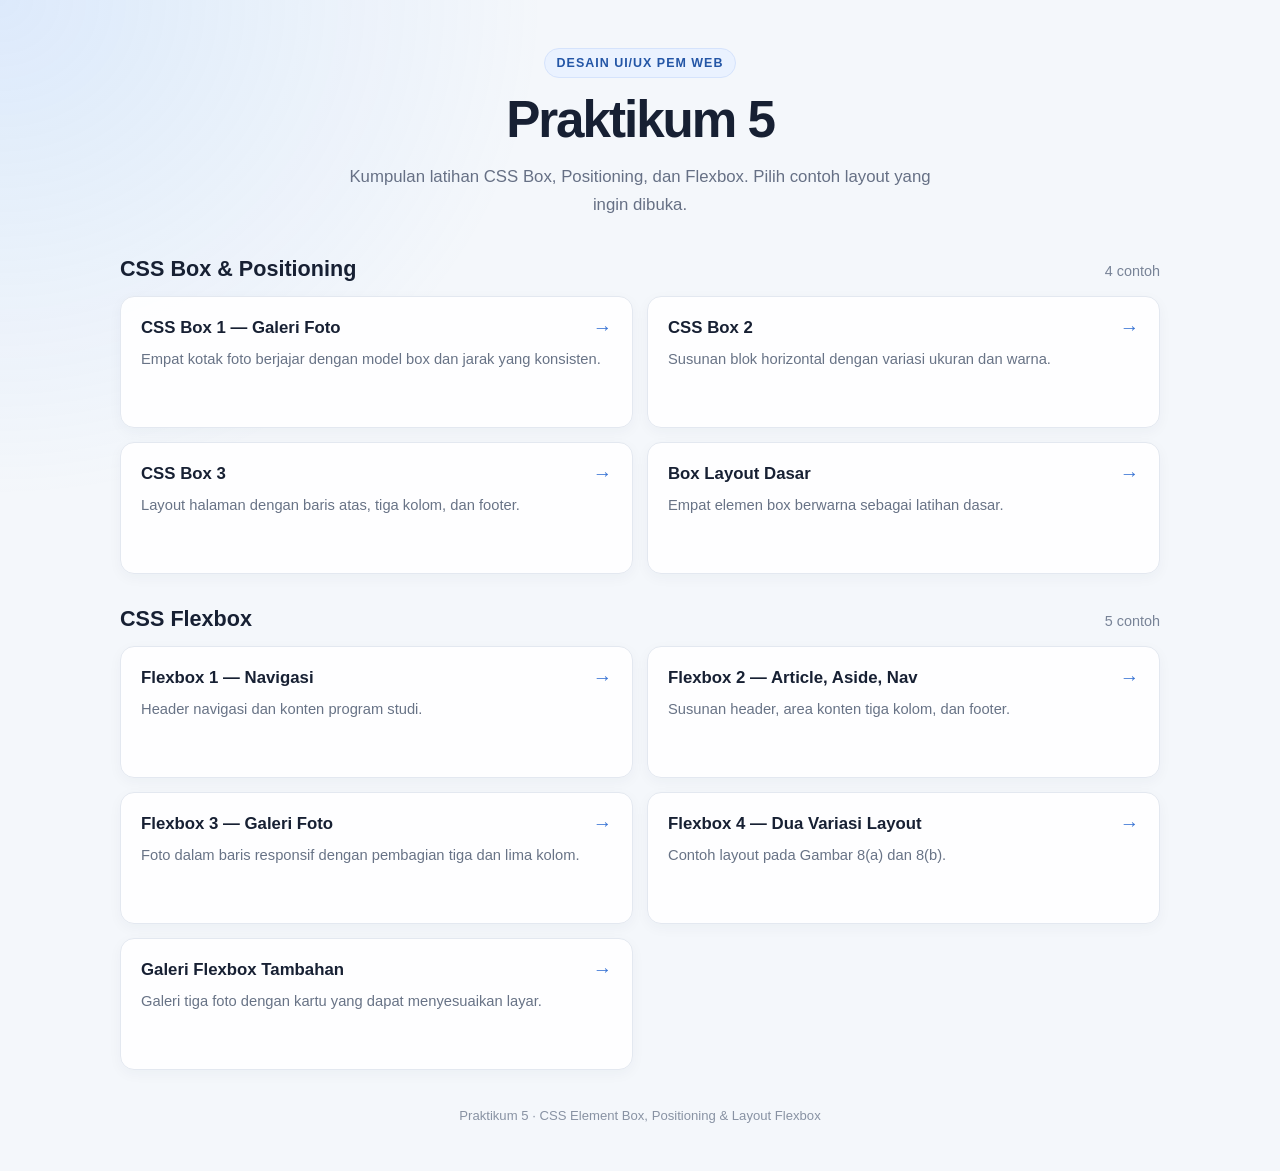
<file: index.html>
<!DOCTYPE html>
<html lang="id">
<head>
  <meta charset="UTF-8">
  <meta name="viewport" content="width=device-width, initial-scale=1.0">
  <meta name="theme-color" content="#f4f7fb">
  <title>Praktikum 5 | CSS Box dan Flexbox</title>
  <style>
    :root {
      color-scheme: light;
      font-family: Arial, Helvetica, sans-serif;
      color: #172033;
      background: #f4f7fb;
    }

    * {
      box-sizing: border-box;
    }

    body {
      min-width: 320px;
      min-height: 100vh;
      margin: 0;
      padding: 48px 20px;
      background:
        radial-gradient(ellipse at top left, rgba(96, 165, 250, 0.16), transparent 34rem),
        #f4f7fb;
    }

    main {
      width: min(100%, 1040px);
      margin: 0 auto;
    }

    .intro {
      margin-bottom: 38px;
      text-align: center;
    }

    .eyebrow {
      display: inline-block;
      margin-bottom: 12px;
      padding: 7px 12px;
      border: 1px solid #d5e3fc;
      border-radius: 999px;
      background: #eaf2ff;
      color: #2456a6;
      font-size: 0.78rem;
      font-weight: 700;
      letter-spacing: 0.08em;
      text-transform: uppercase;
    }

    h1 {
      margin: 0;
      font-size: clamp(2rem, 5vw, 3.2rem);
      letter-spacing: -0.04em;
    }

    .intro p {
      max-width: 620px;
      margin: 14px auto 0;
      color: #667085;
      font-size: 1.05rem;
      line-height: 1.65;
    }

    .section {
      margin-top: 32px;
    }

    .section-heading {
      display: flex;
      align-items: baseline;
      justify-content: space-between;
      gap: 16px;
      margin-bottom: 14px;
    }

    .section-heading h2 {
      margin: 0;
      font-size: 1.35rem;
    }

    .section-heading span {
      color: #788397;
      font-size: 0.9rem;
    }

    .grid {
      display: grid;
      grid-template-columns: repeat(2, minmax(0, 1fr));
      gap: 14px;
    }

    .card {
      display: flex;
      min-height: 132px;
      flex-direction: column;
      align-items: flex-start;
      padding: 20px;
      border: 1px solid #e3e8f0;
      border-radius: 14px;
      background: rgba(255, 255, 255, 0.92);
      color: inherit;
      text-decoration: none;
      box-shadow: 0 4px 14px rgba(31, 48, 77, 0.04);
      transition: border-color 160ms ease, box-shadow 160ms ease, transform 160ms ease;
    }

    .card:hover {
      transform: translateY(-2px);
      border-color: #b8cdf2;
      box-shadow: 0 10px 24px rgba(31, 48, 77, 0.1);
    }

    .card:focus-visible {
      outline: 3px solid #80aef8;
      outline-offset: 3px;
    }

    .card-title {
      display: flex;
      width: 100%;
      align-items: center;
      justify-content: space-between;
      gap: 12px;
      margin-bottom: 9px;
      font-size: 1.05rem;
      font-weight: 700;
    }

    .arrow {
      color: #3974d4;
      font-size: 1.2rem;
    }

    .card p {
      margin: 0;
      color: #687386;
      font-size: 0.92rem;
      line-height: 1.5;
    }

    footer {
      margin-top: 38px;
      color: #8892a3;
      font-size: 0.82rem;
      text-align: center;
    }

    @media (max-width: 640px) {
      body {
        padding: 32px 16px;
      }

      .grid {
        grid-template-columns: 1fr;
      }

      .card {
        min-height: 112px;
      }
    }
  </style>
</head>
<body>
  <main>
    <header class="intro">
      <span class="eyebrow">Desain UI/UX Pem Web</span>
      <h1>Praktikum 5</h1>
      <p>Kumpulan latihan CSS Box, Positioning, dan Flexbox. Pilih contoh layout yang ingin dibuka.</p>
    </header>

    <section class="section" aria-labelledby="box-heading">
      <div class="section-heading">
        <h2 id="box-heading">CSS Box &amp; Positioning</h2>
        <span>4 contoh</span>
      </div>
      <div class="grid">
        <a class="card" href="cssbox1.html">
          <span class="card-title">CSS Box 1 — Galeri Foto <span class="arrow" aria-hidden="true">→</span></span>
          <p>Empat kotak foto berjajar dengan model box dan jarak yang konsisten.</p>
        </a>
        <a class="card" href="cssbox2.html">
          <span class="card-title">CSS Box 2 <span class="arrow" aria-hidden="true">→</span></span>
          <p>Susunan blok horizontal dengan variasi ukuran dan warna.</p>
        </a>
        <a class="card" href="cssbox3.html">
          <span class="card-title">CSS Box 3 <span class="arrow" aria-hidden="true">→</span></span>
          <p>Layout halaman dengan baris atas, tiga kolom, dan footer.</p>
        </a>
        <a class="card" href="praktikum5.1.html">
          <span class="card-title">Box Layout Dasar <span class="arrow" aria-hidden="true">→</span></span>
          <p>Empat elemen box berwarna sebagai latihan dasar.</p>
        </a>
      </div>
    </section>

    <section class="section" aria-labelledby="flex-heading">
      <div class="section-heading">
        <h2 id="flex-heading">CSS Flexbox</h2>
        <span>5 contoh</span>
      </div>
      <div class="grid">
        <a class="card" href="flexbox1.html">
          <span class="card-title">Flexbox 1 — Navigasi <span class="arrow" aria-hidden="true">→</span></span>
          <p>Header navigasi dan konten program studi.</p>
        </a>
        <a class="card" href="flexbox2.html">
          <span class="card-title">Flexbox 2 — Article, Aside, Nav <span class="arrow" aria-hidden="true">→</span></span>
          <p>Susunan header, area konten tiga kolom, dan footer.</p>
        </a>
        <a class="card" href="flexbox3.html">
          <span class="card-title">Flexbox 3 — Galeri Foto <span class="arrow" aria-hidden="true">→</span></span>
          <p>Foto dalam baris responsif dengan pembagian tiga dan lima kolom.</p>
        </a>
        <a class="card" href="flexbox4.html">
          <span class="card-title">Flexbox 4 — Dua Variasi Layout <span class="arrow" aria-hidden="true">→</span></span>
          <p>Contoh layout pada Gambar 8(a) dan 8(b).</p>
        </a>
        <a class="card" href="flex.html">
          <span class="card-title">Galeri Flexbox Tambahan <span class="arrow" aria-hidden="true">→</span></span>
          <p>Galeri tiga foto dengan kartu yang dapat menyesuaikan layar.</p>
        </a>
      </div>
    </section>

    <footer>Praktikum 5 · CSS Element Box, Positioning &amp; Layout Flexbox</footer>
  </main>
</body>
</html>
</file>
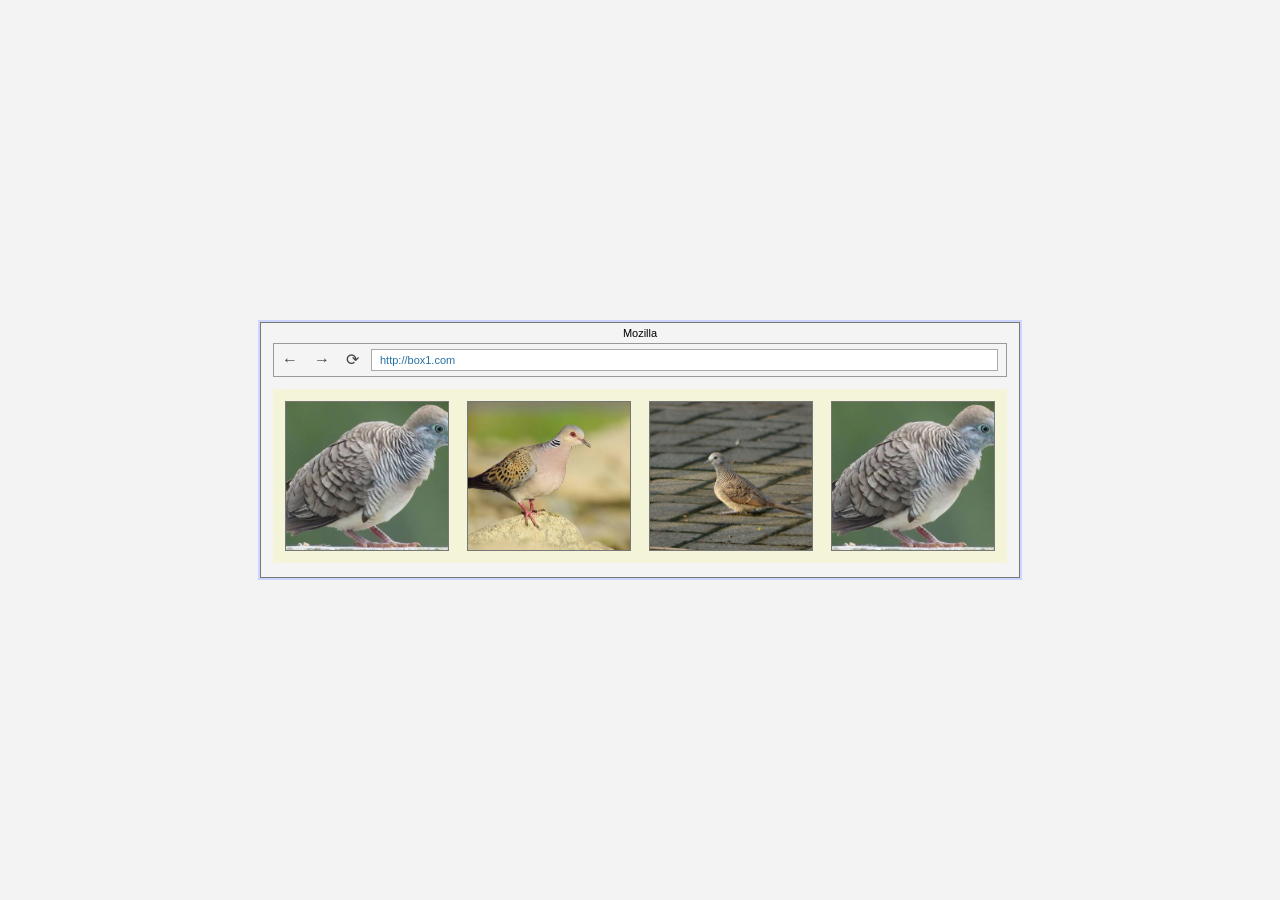
<file: cssbox1.html>
<!DOCTYPE html>
<html lang="id">
<head>
  <meta charset="UTF-8">
  <meta name="viewport" content="width=device-width, initial-scale=1.0">
  <title>CSS Box 1 - Galeri Foto</title>
  <link rel="stylesheet" href="cssbox1.css">
</head>
<body>
  <main class="browser">
    <div class="browser-title">Mozilla</div>
    <div class="browser-toolbar">
      <span class="browser-controls" aria-hidden="true">←　→　⟳</span>
      <span class="address">http://box1.com</span>
    </div>
    <section class="photo-row" aria-label="Galeri foto burung">
      <figure><img src="images/images1.jpg" alt="Sepasang burung perkutut"></figure>
      <figure><img src="images/images2.jpg" alt="Burung perkutut di atas batu"></figure>
      <figure><img src="images/images3.jpg" alt="Burung perkutut di jalan berbatu"></figure>
      <figure><img src="images/images1.jpg" alt="Sepasang burung perkutut di alam"></figure>
    </section>
  </main>
</body>
</html>
</file>
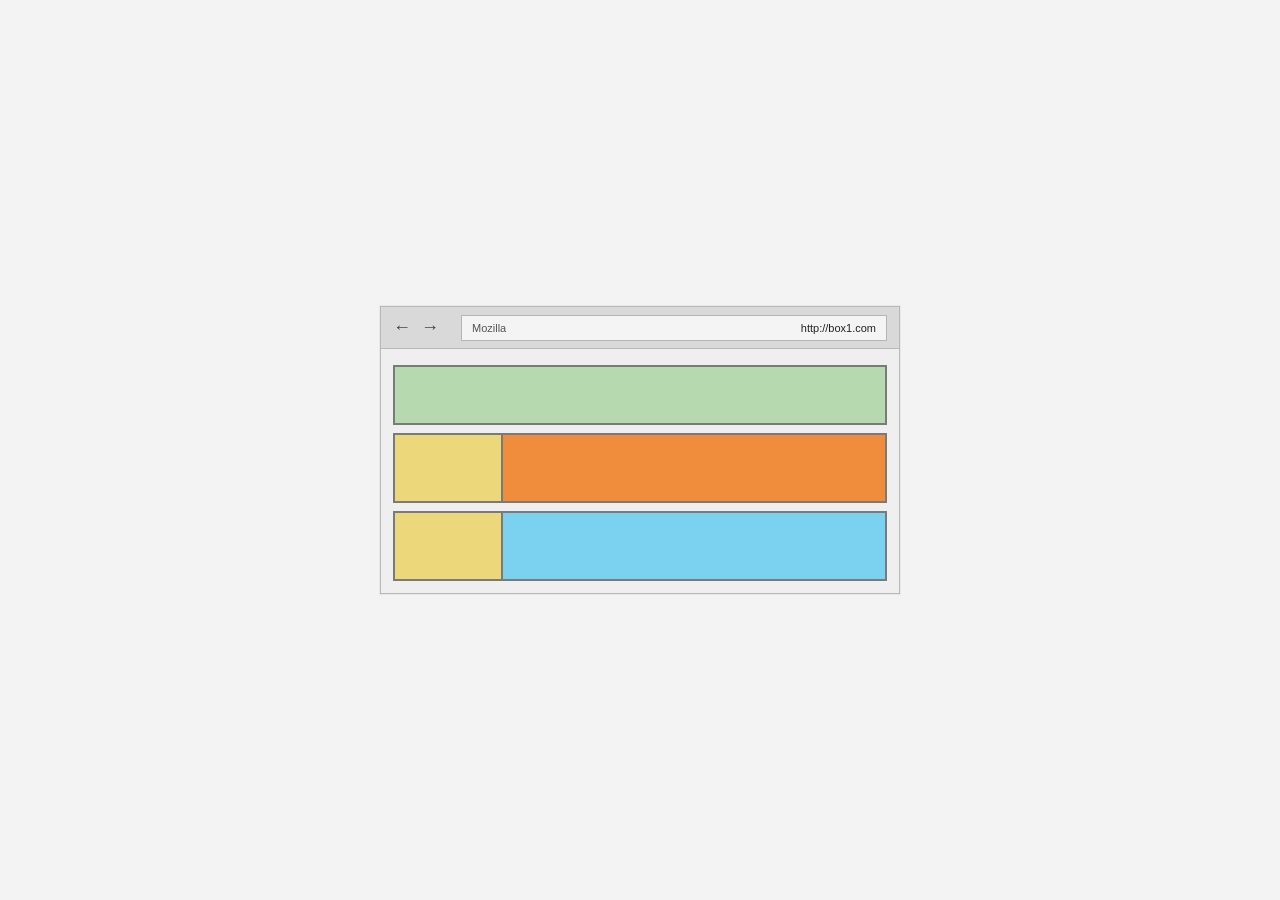
<file: cssbox2.html>
<!DOCTYPE html>
<html lang="en">
<head>
  <meta charset="UTF-8" />
  <meta name="viewport" content="width=device-width, initial-scale=1.0" />
  <title>CSS Box 2</title>
  <link rel="stylesheet" href="cssbox2.css" />
</head>
<body>
  <div class="page">
    <div class="browser">
      <div class="toolbar">
        <div class="nav-btns">
          <span>←</span>
          <span>→</span>
        </div>
        <div class="address-bar">
          <span class="site-name">Mozilla</span>
          <span class="site-url">http://box1.com</span>
        </div>
      </div>

      <div class="canvas">
        <div class="row full-row">
          <div class="block green"></div>
        </div>

        <div class="row split-row">
          <div class="block yellow"></div>
          <div class="block orange"></div>
        </div>

        <div class="row split-row">
          <div class="block sky"></div>
          <div class="block cyan"></div>
        </div>
      </div>
    </div>
  </div>
</body>
</html>
</file>
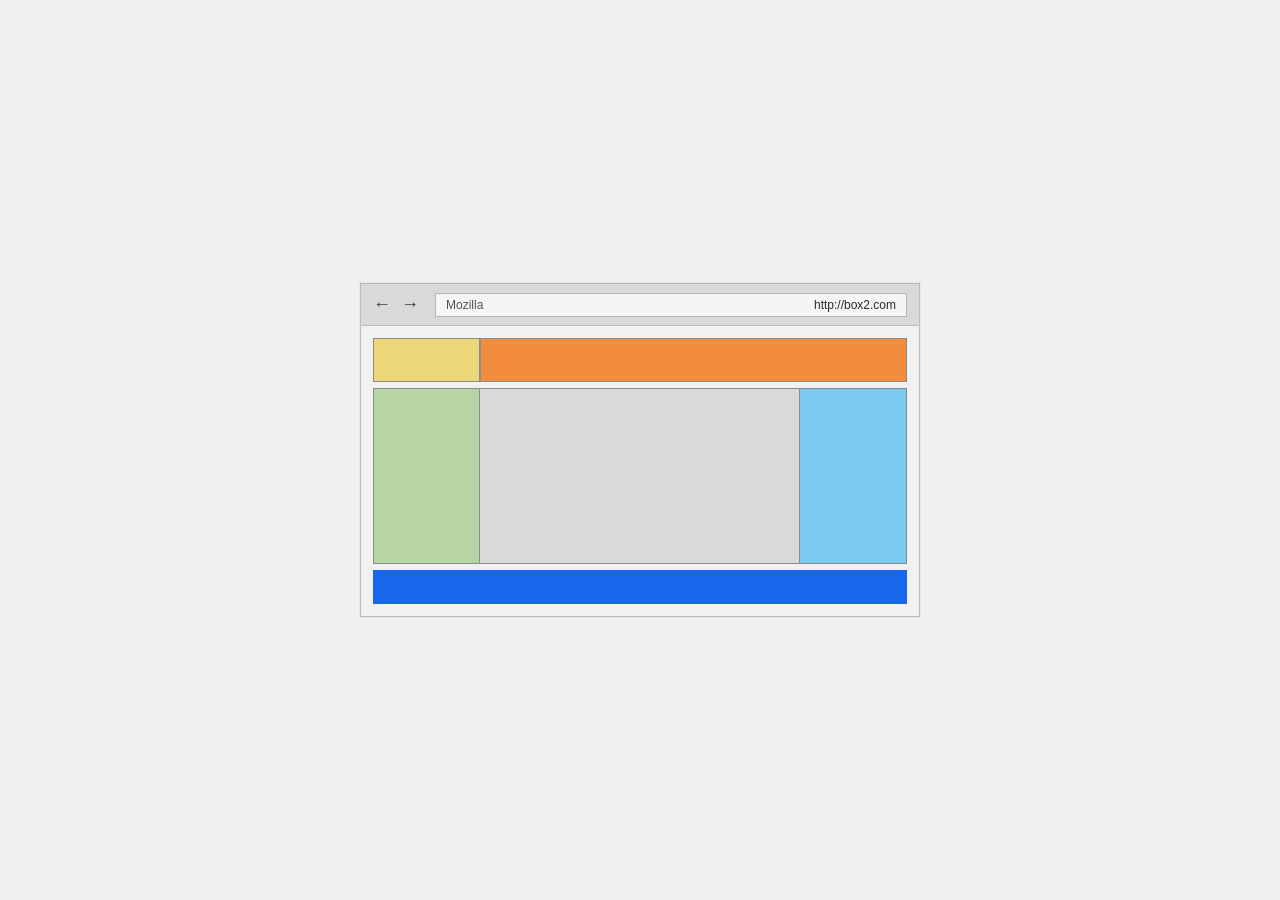
<file: cssbox3.html>
<!DOCTYPE html>
<html lang="en">
<head>
  <meta charset="UTF-8" />
  <meta name="viewport" content="width=device-width, initial-scale=1.0" />
  <title>CSS Box 3</title>
  <link rel="stylesheet" href="cssbox3.css" />
</head>
<body>
  <div class="page">
    <div class="browser">
      <div class="toolbar">
        <div class="nav-group">
          <span>←</span>
          <span>→</span>
        </div>
        <div class="address-bar">
          <span class="label">Mozilla</span>
          <span class="url">http://box2.com</span>
        </div>
      </div>

      <div class="layout">
        <div class="top-row">
          <div class="small yellow"></div>
          <div class="big orange"></div>
        </div>

        <div class="bottom-row">
          <div class="left green"></div>
          <div class="center gray"></div>
          <div class="right blue"></div>
        </div>
        <div class="footer-row"></div>
      </div>
    </div>
  </div>
</body>
</html>
</file>
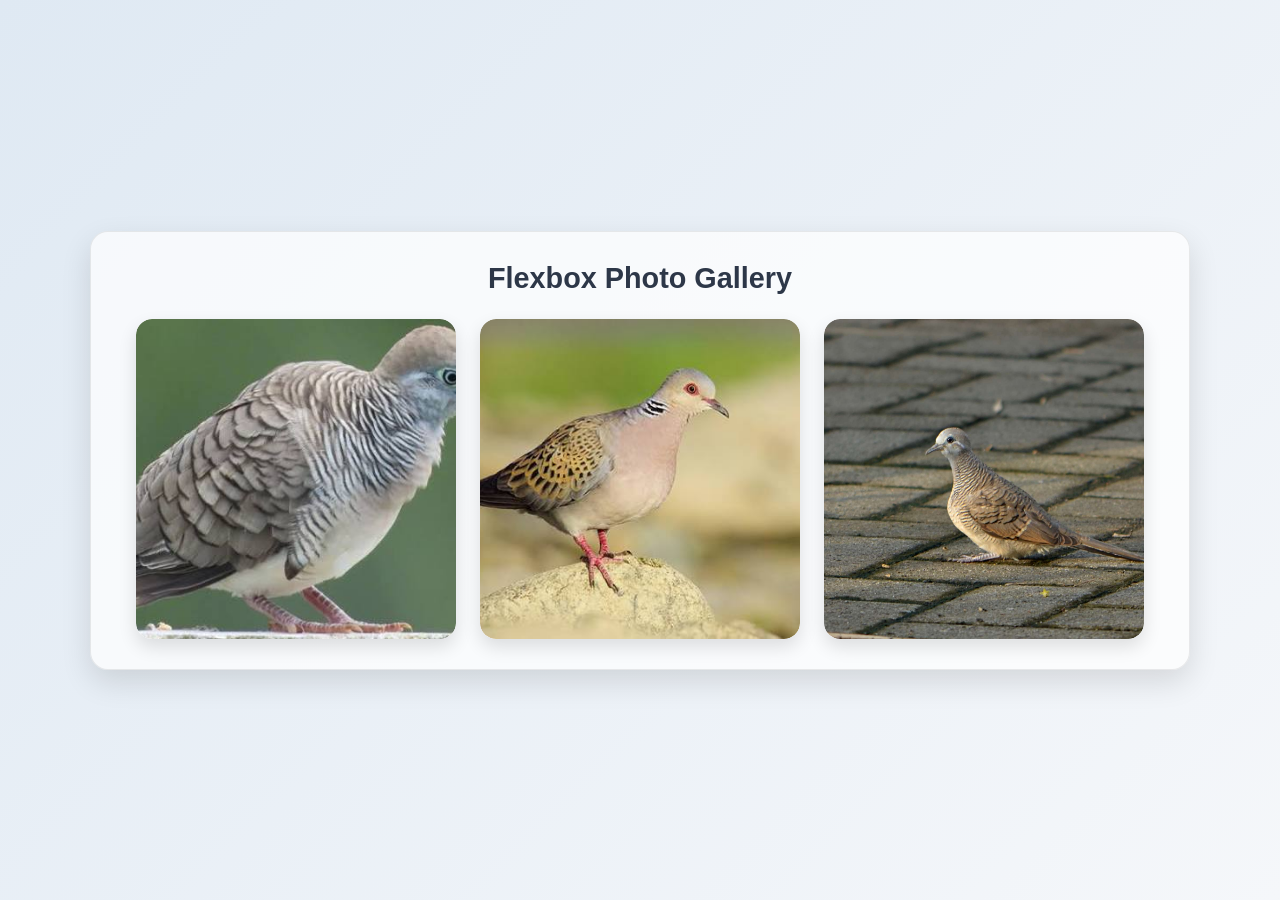
<file: flex.html>
<!DOCTYPE html>
<html lang="en">
<head>
    <meta charset="UTF-8">
    <meta name="viewport" content="width=device-width, initial-scale=1.0">
    <title>Flexbox Gallery</title>
    <link rel="stylesheet" href="flex.css">
</head>
<body>
    <main class="gallery-wrap">
        <h1>Flexbox Photo Gallery</h1>
        <div class="container">
            <div class="card">
                <img src="images/images1.jpg" alt="Burung merpati 1">
            </div>
            <div class="card">
                <img src="images/images2.jpg" alt="Burung merpati 2">
            </div>
            <div class="card">
                <img src="images/images3.jpg" alt="Burung merpati 3">
            </div>
        </div>
    </main>
</body>
</html>
</file>
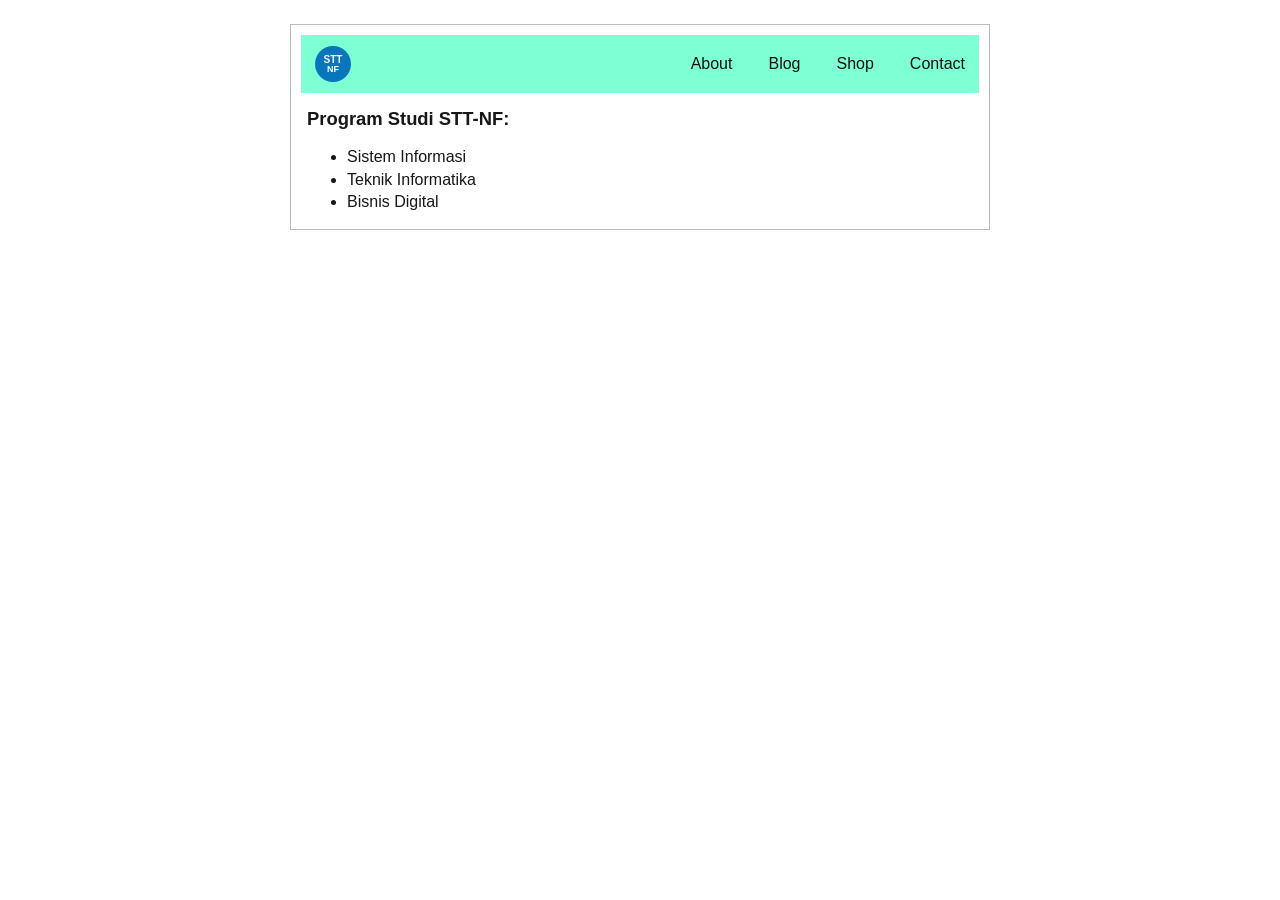
<file: flexbox1.html>
<!DOCTYPE html>
<html lang="id">
<head>
  <meta charset="UTF-8">
  <meta name="viewport" content="width=device-width, initial-scale=1.0">
  <title>Flexbox 1 - Navigasi</title>
  <link rel="stylesheet" href="flexbox1.css">
</head>
<body>
  <main class="page">
    <header class="site-header">
      <a class="brand" href="index.html" aria-label="Beranda STT-NF">STT<br><span>NF</span></a>
      <nav aria-label="Navigasi utama">
        <a href="#about">About</a>
        <a href="#blog">Blog</a>
        <a href="#shop">Shop</a>
        <a href="#contact">Contact</a>
      </nav>
    </header>
    <section class="content">
      <h1>Program Studi STT-NF:</h1>
      <ul>
        <li>Sistem Informasi</li>
        <li>Teknik Informatika</li>
        <li>Bisnis Digital</li>
      </ul>
    </section>
  </main>
</body>
</html>
</file>
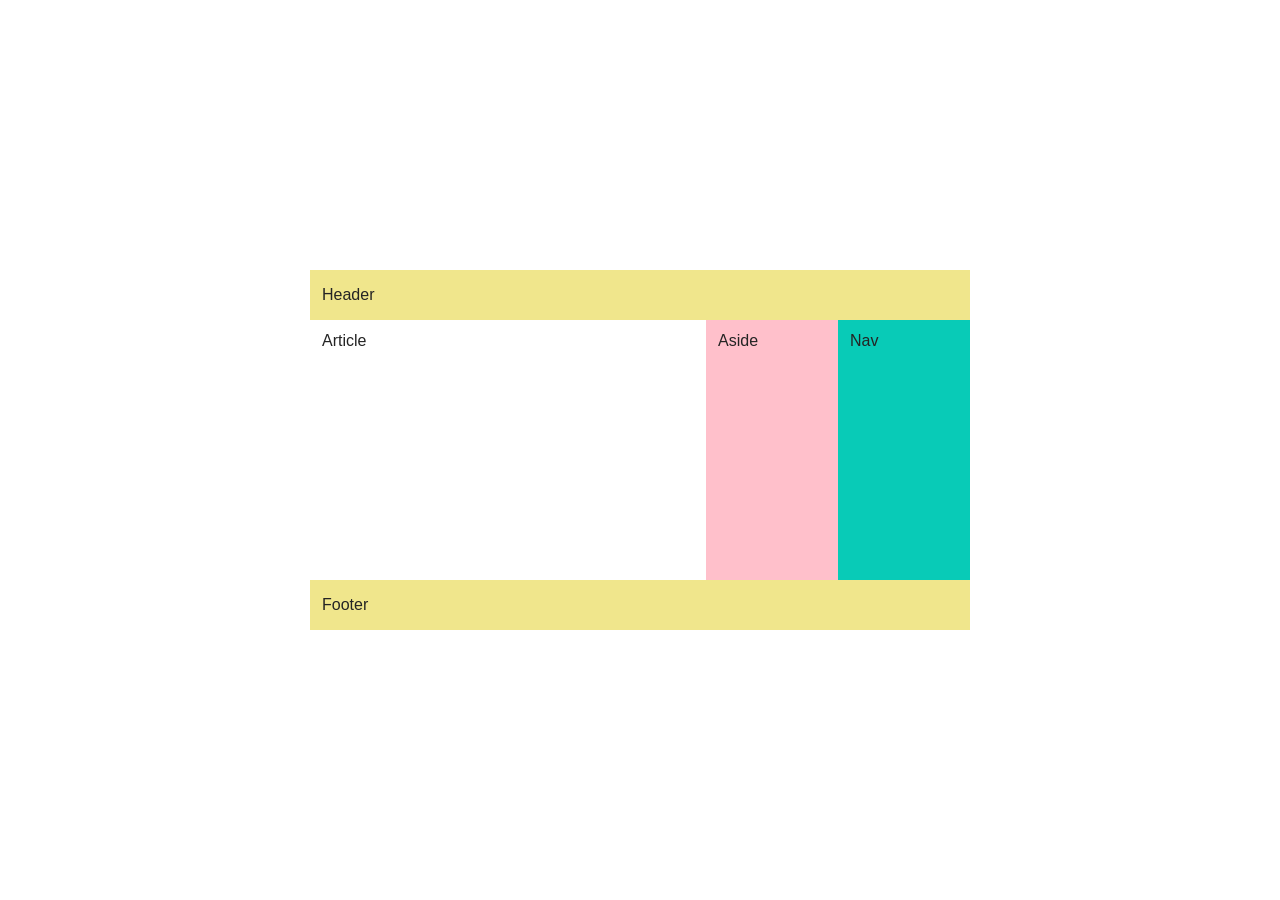
<file: flexbox2.html>
<!DOCTYPE html>
<html lang="id">
<head>
  <meta charset="UTF-8">
  <meta name="viewport" content="width=device-width, initial-scale=1.0">
  <title>Flexbox 2 - Article, Aside, Nav</title>
  <link rel="stylesheet" href="flexbox2.css">
</head>
<body>
  <main class="layout">
    <header>Header</header>
    <div class="main-row">
      <article>Article</article>
      <aside>Aside</aside>
      <nav aria-label="Navigasi halaman">Nav</nav>
    </div>
    <footer>Footer</footer>
  </main>
</body>
</html>
</file>
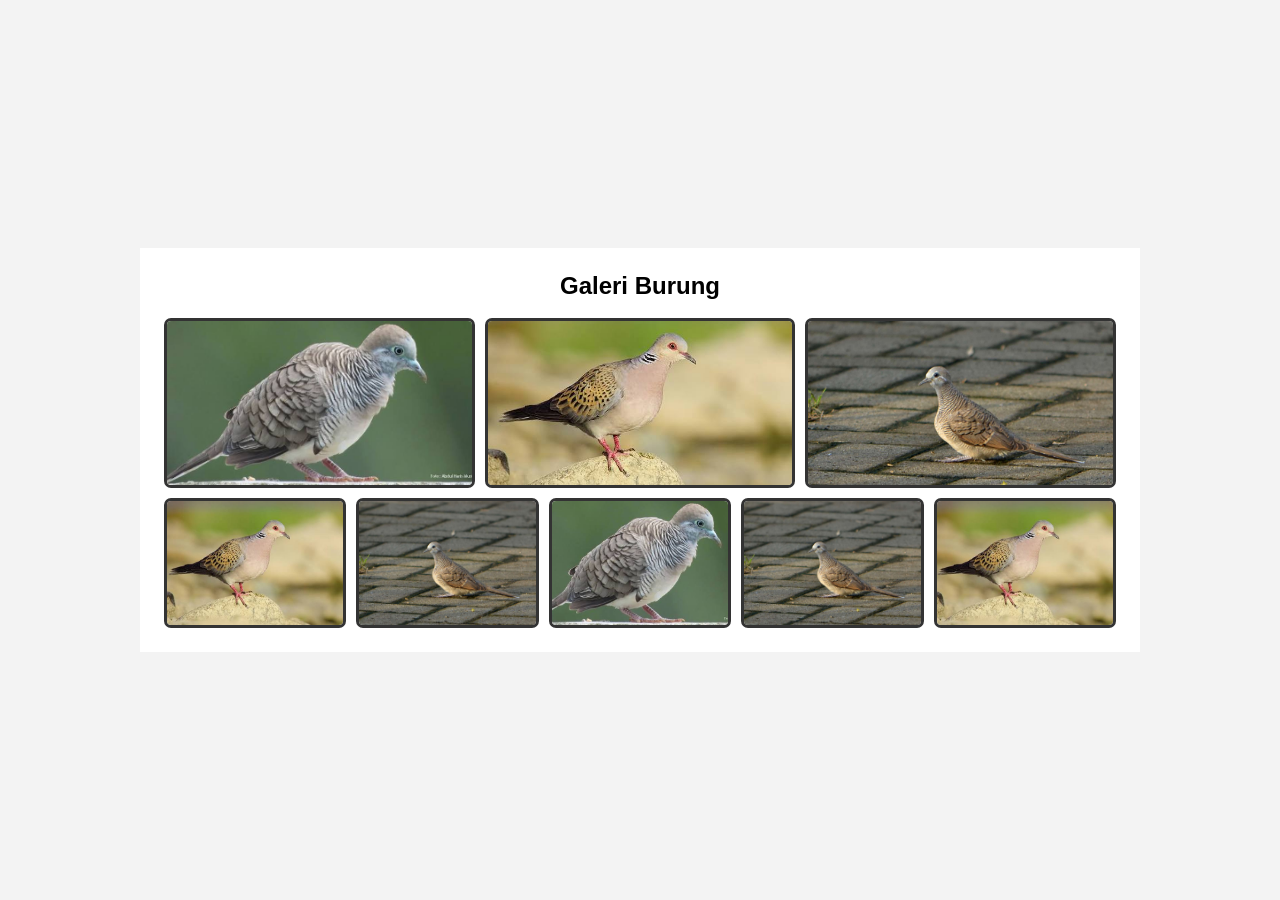
<file: flexbox3.html>
<!DOCTYPE html>
<html lang="id">
<head>
  <meta charset="UTF-8">
  <meta name="viewport" content="width=device-width, initial-scale=1.0">
  <title>Flexbox 3 - Galeri Foto</title>
  <link rel="stylesheet" href="flexbox3.css">
</head>
<body>
  <main class="gallery">
    <h1>Galeri Burung</h1>
    <div class="photo-row featured">
      <img src="images/images1.jpg" alt="Sepasang burung perkutut">
      <img src="images/images2.jpg" alt="Burung perkutut di atas batu">
      <img src="images/images3.jpg" alt="Burung perkutut di jalan berbatu">
    </div>
    <div class="photo-row">
      <img src="images/images2.jpg" alt="Burung perkutut di atas batu">
      <img src="images/images3.jpg" alt="Burung perkutut di jalan berbatu">
      <img src="images/images1.jpg" alt="Sepasang burung perkutut">
      <img src="images/images3.jpg" alt="Burung perkutut di jalan berbatu">
      <img src="images/images2.jpg" alt="Burung perkutut di atas batu">
    </div>
  </main>
</body>
</html>
</file>
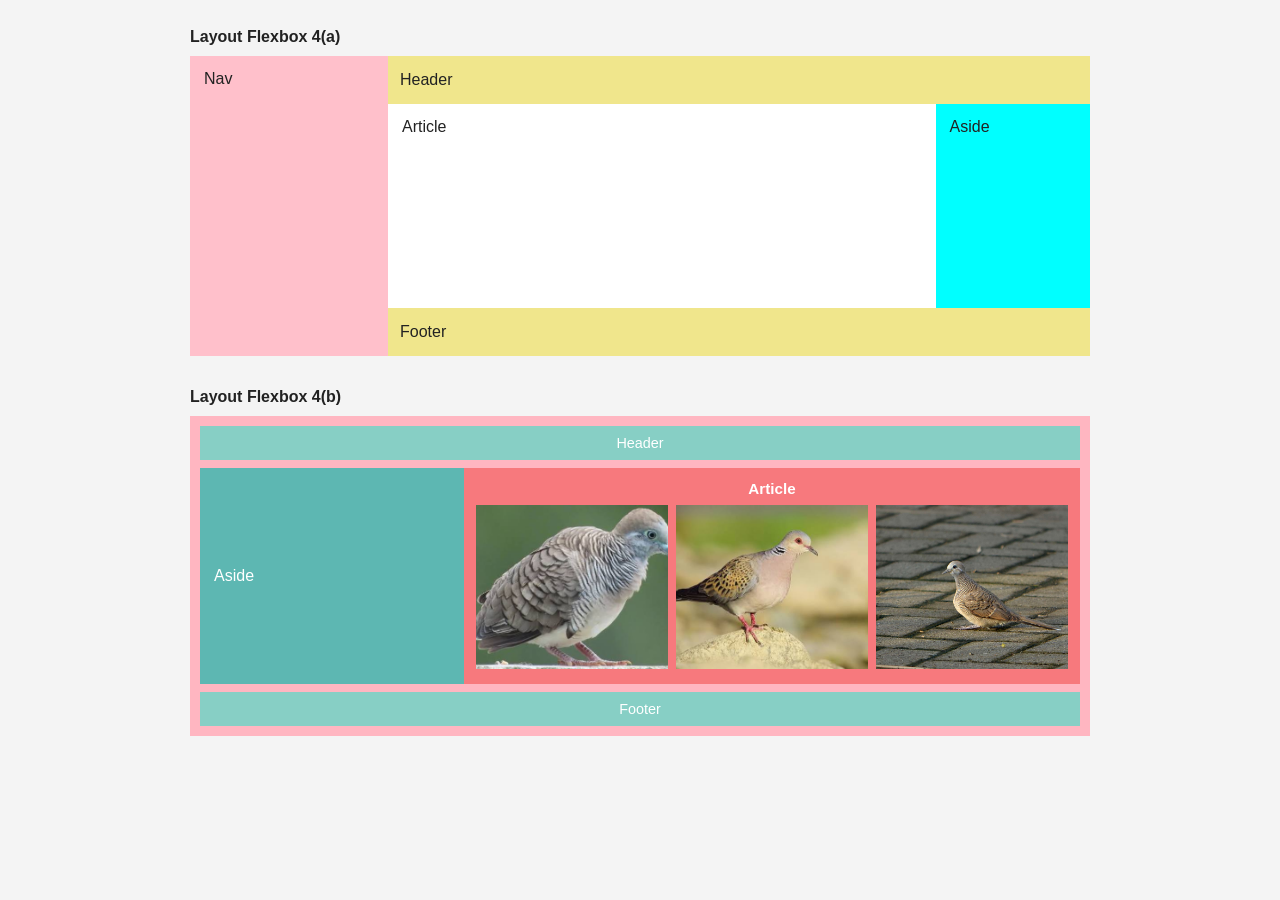
<file: flexbox4.html>
<!DOCTYPE html>
<html lang="id">
<head>
  <meta charset="UTF-8">
  <meta name="viewport" content="width=device-width, initial-scale=1.0">
  <title>Flexbox 4 - Dua Variasi Layout</title>
  <link rel="stylesheet" href="flexbox4.css">
</head>
<body>
  <main class="examples">
    <section class="example">
      <h1>Layout Flexbox 4(a)</h1>
      <div class="layout layout-a">
        <nav>Nav</nav>
        <div class="page-content">
          <header>Header</header>
          <div class="content-row">
            <article>Article</article>
            <aside>Aside</aside>
          </div>
          <footer>Footer</footer>
        </div>
      </div>
    </section>

    <section class="example">
      <h1>Layout Flexbox 4(b)</h1>
      <div class="layout layout-b">
        <header>Header</header>
        <div class="content-row">
          <aside>Aside</aside>
          <article>
            <h2>Article</h2>
            <div class="image-row">
              <img src="images/images1.jpg" alt="Sepasang burung perkutut">
              <img src="images/images2.jpg" alt="Burung perkutut di atas batu">
              <img src="images/images3.jpg" alt="Burung perkutut di jalan berbatu">
            </div>
          </article>
        </div>
        <footer>Footer</footer>
      </div>
    </section>
  </main>
</body>
</html>
</file>
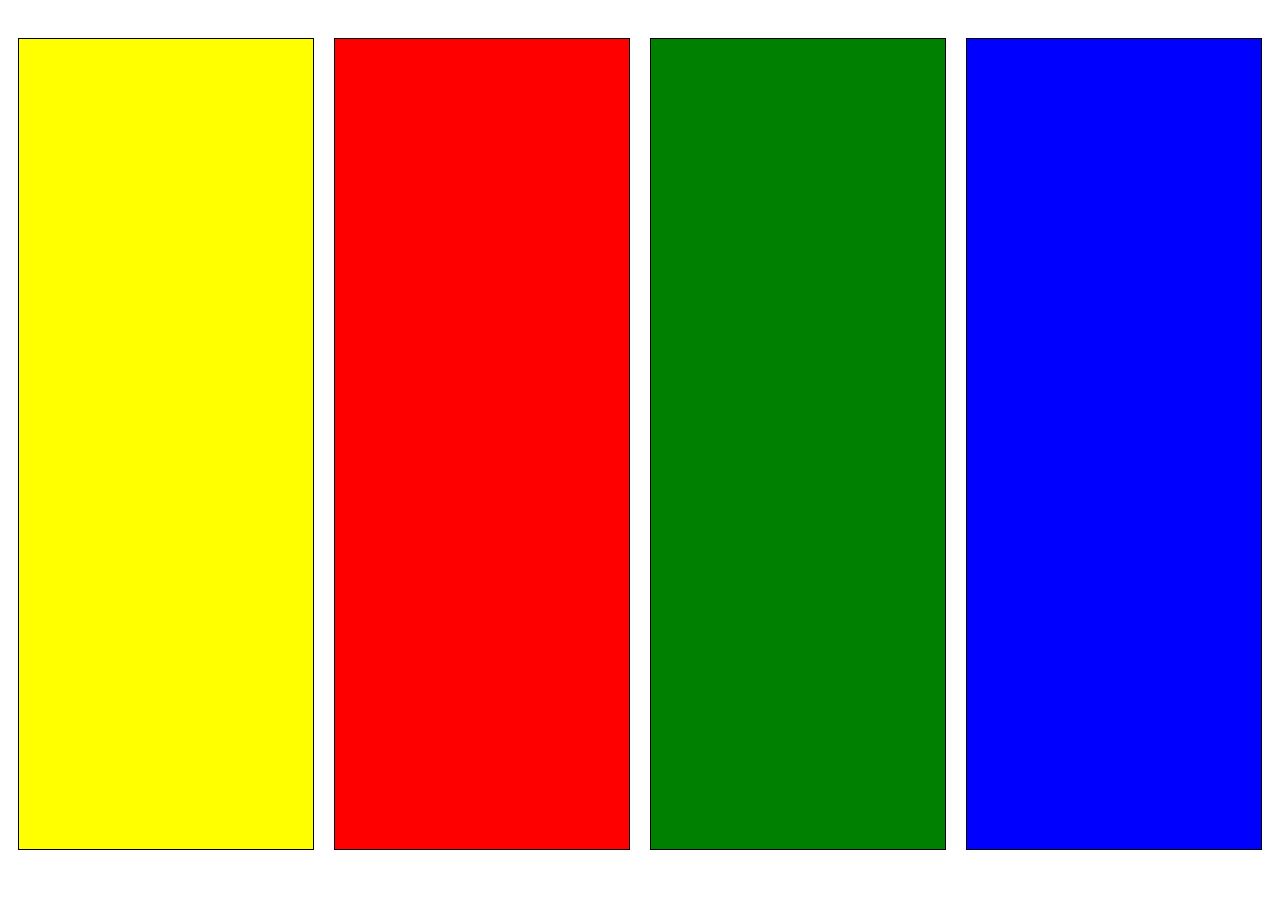
<file: praktikum5.1.html>
<!DOCTYPE html>
<html lang="en">
<head>
    <meta charset="UTF-8">
    <meta name="viewport" content="width=device-width, initial-scale=1.0">
    <title>praktikum 5.1</title>
    <link rel="stylesheet" href="box.css">
</head>
<body>
    <div class="container">
        <div class="box1"></div>
        <div class="box2"></div>
        <div class="box3"></div>
        <div class="box4"></div>
    </div>
</body>
</html>
</file>
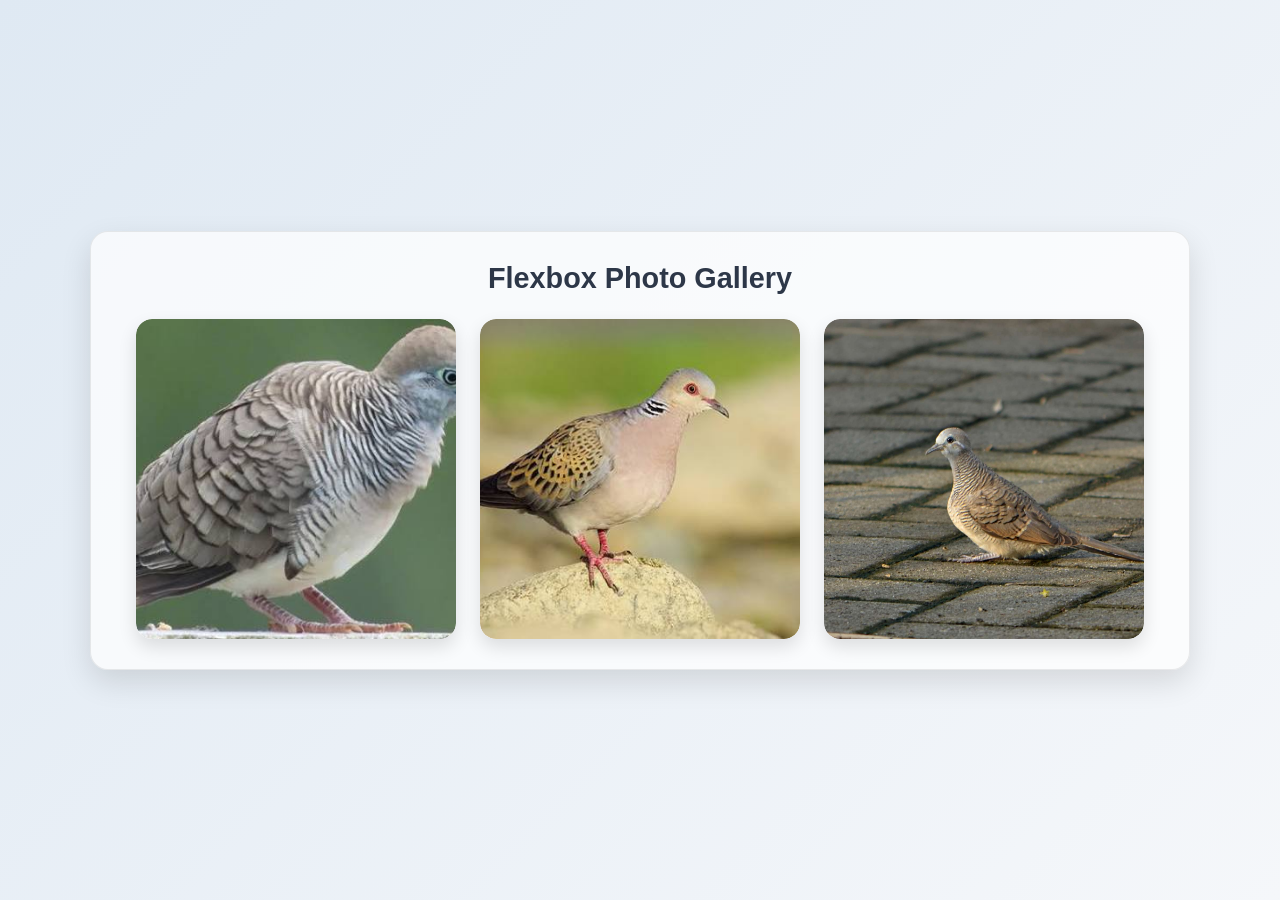
<file: css/flex.html>
<!DOCTYPE html>
<html lang="en">
<head>
    <meta charset="UTF-8">
    <meta name="viewport" content="width=device-width, initial-scale=1.0">
    <title>Flexbox Gallery</title>
    <link rel="stylesheet" href="flex.css">
</head>
<body>
    <main class="gallery-wrap">
        <h1>Flexbox Photo Gallery</h1>
        <div class="container">
            <div class="card">
                <img src="../images/images1.jpg" alt="Burung merpati 1">
            </div>
            <div class="card">
                <img src="../images/images2.jpg" alt="Burung merpati 2">
            </div>
            <div class="card">
                <img src="../images/images3.jpg" alt="Burung merpati 3">
            </div>
        </div>
    </main>
</body>
</html>
</file>
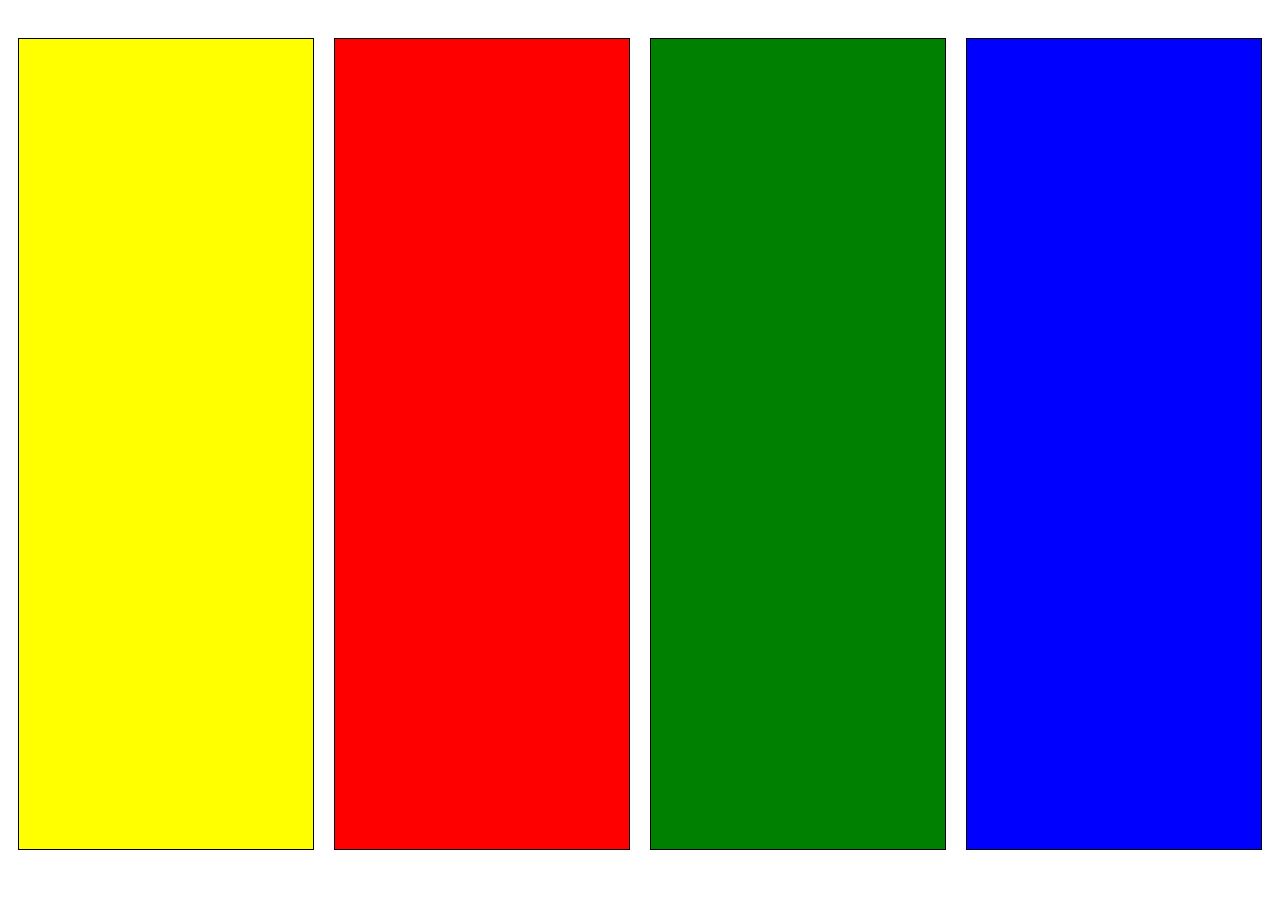
<file: css/praktikum5.1.html>
<!DOCTYPE html>
<html lang="en">
<head>
    <meta charset="UTF-8">
    <meta name="viewport" content="width=device-width, initial-scale=1.0">
    <title>praktikum 5.1</title>
    <link rel="stylesheet" href="box.css">
</head>
<body>
    <div class="container">
        <div class="box1"></div>
        <div class="box2"></div>
        <div class="box3"></div>
        <div class="box4"></div>
    </div>
</body>
</html>
</file>
<file: cssbox1.css>
* {
  box-sizing: border-box;
}

body {
  min-height: 100vh;
  margin: 0;
  display: grid;
  place-items: center;
  padding: 24px;
  background: #f3f3f3;
  font-family: Arial, sans-serif;
}

.browser {
  width: min(760px, 100%);
  padding: 0 12px 14px;
  border: 1px solid #777;
  background: #f4f4f4;
  box-shadow: 0 0 0 2px #cbd5ff;
}

.browser-title {
  height: 20px;
  text-align: center;
  font-size: 11px;
  line-height: 20px;
}

.browser-toolbar {
  display: flex;
  align-items: center;
  gap: 12px;
  height: 34px;
  border: 1px solid #999;
  padding: 4px 8px;
}

.browser-controls {
  color: #444;
  font-size: 16px;
  white-space: nowrap;
}

.address {
  flex: 1;
  overflow: hidden;
  padding: 4px 8px;
  border: 1px solid #aaa;
  background: white;
  color: #2471a3;
  font-size: 11px;
}

.photo-row {
  display: flex;
  gap: 18px;
  margin-top: 12px;
  padding: 12px;
  background: #f4f4d8;
}

.photo-row figure {
  flex: 1 1 0;
  min-width: 0;
  height: 150px;
  margin: 0;
  border: 1px solid #777;
  background: white;
}

.photo-row img {
  display: block;
  width: 100%;
  height: 100%;
  object-fit: cover;
}

@media (max-width: 600px) {
  .photo-row {
    flex-wrap: wrap;
  }

  .photo-row figure {
    flex-basis: calc(50% - 9px);
  }
}
</file>
<file: cssbox2.css>
* {
  box-sizing: border-box;
}

body {
  margin: 0;
  min-height: 100vh;
  display: flex;
  justify-content: center;
  align-items: center;
  background: #f3f3f3;
  font-family: Arial, sans-serif;
}

.page {
  width: 100%;
  display: flex;
  justify-content: center;
  padding: 30px 0;
}

.browser {
  width: 520px;
  border: 1px solid #b9b9b9;
  background: #efefef;
  box-shadow: 0 0 0 1px rgba(0, 0, 0, 0.05);
}

.toolbar {
  display: flex;
  align-items: center;
  gap: 12px;
  height: 42px;
  background: #d9d9d9;
  border-bottom: 1px solid #b9b9b9;
  padding: 0 12px;
}

.nav-btns {
  display: flex;
  align-items: center;
  gap: 10px;
  font-size: 18px;
  color: #444;
  width: 56px;
}

.address-bar {
  flex: 1;
  height: 26px;
  background: #f4f4f4;
  border: 1px solid #b5b5b5;
  display: flex;
  align-items: center;
  justify-content: space-between;
  padding: 0 10px;
  font-size: 12px;
  color: #666;
}

.site-name {
  font-size: 11px;
  color: #555;
}

.site-url {
  color: #222;
  font-size: 11px;
}

.canvas {
  background: #efefef;
  padding: 8px 12px 12px;
}

.row {
  display: flex;
  height: 70px;
  margin-top: 8px;
  border: 1px solid #7a7a7a;
}

.full-row {
  height: 60px;
}

.block {
  border: 1px solid #7a7a7a;
  height: 100%;
}

.green {
  width: 100%;
  background: #b7d9b0;
}

.split-row .block:first-child {
  width: 22%;
}

.split-row .block:last-child {
  width: 78%;
}

.yellow {
  background: #ecd77b;
}

.orange {
  background: #f08d3d;
}

.sky {
  background: #ecd77b;
}

.cyan {
  background: #7ad2f0;
}
</file>
<file: cssbox3.css>
* {
  box-sizing: border-box;
}

body {
  margin: 0;
  min-height: 100vh;
  display: flex;
  align-items: center;
  justify-content: center;
  background: #f0f0f0;
  font-family: Arial, sans-serif;
}

.page {
  width: 100%;
  display: flex;
  justify-content: center;
  padding: 30px 0;
}

.browser {
  width: 560px;
  border: 1px solid #bcbcbc;
  background: #f1f1f1;
  box-shadow: 0 0 0 1px rgba(0,0,0,0.04);
}

.toolbar {
  height: 42px;
  display: flex;
  align-items: center;
  gap: 12px;
  padding: 0 12px;
  background: #d9d9d9;
  border-bottom: 1px solid #bdbdbd;
}

.nav-group {
  display: flex;
  gap: 10px;
  color: #3a3a3a;
  font-size: 18px;
  width: 50px;
}

.address-bar {
  flex: 1;
  height: 24px;
  display: flex;
  justify-content: space-between;
  align-items: center;
  padding: 0 10px;
  background: #f5f5f5;
  border: 1px solid #b5b5b5;
  font-size: 12px;
  color: #555;
}

.label {
  color: #525252;
}

.url {
  color: #2a2a2a;
}

.layout {
  background: #f1f1f1;
  padding: 12px;
}

.top-row {
  display: flex;
  width: 100%;
  height: 44px;
  margin-bottom: 6px;
}

.small {
  width: 20%;
  border: 1px solid #8c8c8c;
}

.big {
  flex: 1;
  border: 1px solid #8c8c8c;
}

.yellow {
  background: #ecd77a;
}

.orange {
  background: #f28d3d;
}

.bottom-row {
  display: flex;
  height: 176px;
  border: 1px solid #8c8c8c;
}

.left,
.center,
.right {
  border-right: 1px solid #8c8c8c;
}

.left {
  width: 20%;
  background: #b7d5a4;
}

.center {
  width: 60%;
  background: #d9d9d9;
}

.right {
  flex: 1;
  background: #7ccaf0;
  border-right: none;
}

.footer-row {
  height: 34px;
  margin-top: 6px;
  background: #1767ed;
}

@media (max-width: 480px) {
  .browser {
    width: 100%;
  }

  .bottom-row {
    height: 220px;
  }
}
</file>
<file: flex.css>
* {
    box-sizing: border-box;
}

body {
    margin: 0;
    min-height: 100vh;
    display: flex;
    align-items: center;
    justify-content: center;
    background: linear-gradient(135deg, #dfe9f3, #f5f7fa);
    font-family: Arial, sans-serif;
}

.gallery-wrap {
    width: min(1100px, 90vw);
    padding: 30px;
    background: rgba(255, 255, 255, 0.7);
    border: 1px solid rgba(0, 0, 0, 0.08);
    border-radius: 18px;
    box-shadow: 0 12px 30px rgba(0, 0, 0, 0.12);
}

h1 {
    margin: 0 0 24px;
    text-align: center;
    color: #2d3748;
    font-size: clamp(1.8rem, 2vw, 2.8rem);
}

.container {
    display: flex;
    justify-content: center;
    align-items: stretch;
    flex-wrap: wrap;
    gap: 24px;
}

.card {
    flex: 1 1 280px;
    max-width: 320px;
    overflow: hidden;
    border-radius: 16px;
    box-shadow: 0 8px 18px rgba(0, 0, 0, 0.12);
    background: #fff;
    transition: transform 0.3s ease;
}

.card:hover {
    transform: translateY(-6px);
}

img {
    display: block;
    width: 100%;
    height: 320px;
    object-fit: cover;
    border-radius: 16px;
}
</file>
<file: flexbox1.css>
* {
  box-sizing: border-box;
}

body {
  margin: 0;
  padding: 24px;
  font-family: Arial, sans-serif;
  color: #171717;
}

.page {
  width: min(700px, 100%);
  margin: 0 auto;
  border: 1px solid #bcbcbc;
}

.site-header {
  display: flex;
  align-items: center;
  gap: 24px;
  min-height: 58px;
  margin: 10px;
  padding: 8px 14px;
  background: aquamarine;
}

.brand {
  display: grid;
  place-content: center;
  flex: 0 0 36px;
  height: 36px;
  border-radius: 50%;
  background: #0876bd;
  color: white;
  font-size: 10px;
  font-weight: 700;
  line-height: 1;
  text-align: center;
  text-decoration: none;
}

.brand span {
  font-size: 9px;
}

.site-header nav {
  display: flex;
  align-items: center;
  gap: clamp(14px, 4vw, 36px);
  margin-left: auto;
}

.site-header nav a {
  color: #111;
  text-decoration: none;
}

.content {
  padding: 0 16px 16px;
}

.content h1 {
  font-size: 1.15rem;
}

.content ul {
  margin-bottom: 0;
  line-height: 1.4;
}

@media (max-width: 480px) {
  .site-header {
    flex-wrap: wrap;
  }

  .site-header nav {
    justify-content: space-between;
    flex: 1 1 100%;
    margin-left: 0;
  }
}
</file>
<file: flexbox2.css>
* {
  box-sizing: border-box;
}

body {
  margin: 0;
  min-height: 100vh;
  display: grid;
  place-items: center;
  padding: 24px;
  font-family: Arial, sans-serif;
}

.layout {
  display: flex;
  flex-direction: column;
  width: min(660px, 100%);
  min-height: 360px;
  color: #242424;
}

.layout header,
.layout footer {
  display: flex;
  align-items: center;
  min-height: 50px;
  padding: 12px;
  background: khaki;
}

.main-row {
  display: flex;
  flex: 1;
  min-height: 220px;
}

.main-row article {
  flex: 1;
  padding: 12px;
  background: white;
}

.main-row aside,
.main-row nav {
  flex: 0 0 20%;
  padding: 12px;
}

.main-row aside {
  background: pink;
}

.main-row nav {
  background: #08cbb7;
}

@media (max-width: 480px) {
  .layout {
    min-height: 500px;
  }

  .main-row {
    flex-wrap: wrap;
  }

  .main-row article {
    flex-basis: 100%;
    min-height: 220px;
  }

  .main-row aside,
  .main-row nav {
    flex: 1 1 50%;
    min-height: 100px;
  }
}
</file>
<file: flexbox3.css>
* {
  box-sizing: border-box;
}

body {
  margin: 0;
  min-height: 100vh;
  display: grid;
  place-items: center;
  padding: 24px;
  background: #f3f3f3;
  font-family: Arial, sans-serif;
}

.gallery {
  width: min(1000px, 100%);
  padding: 24px;
  background: white;
}

.gallery h1 {
  margin: 0 0 18px;
  text-align: center;
  font-size: 1.5rem;
}

.photo-row {
  display: flex;
  gap: 10px;
  margin-top: 10px;
}

.photo-row img {
  display: block;
  flex: 1 1 0;
  min-width: 0;
  height: 130px;
  border: 3px solid #333;
  border-radius: 7px;
  background: #ddd;
  object-fit: cover;
}

.featured img {
  height: 170px;
}

@media (max-width: 600px) {
  .photo-row {
    flex-wrap: wrap;
  }

  .photo-row img {
    flex-basis: calc(50% - 5px);
  }
}
</file>
<file: flexbox4.css>
* {
  box-sizing: border-box;
}

body {
  margin: 0;
  padding: 28px 20px;
  background: #f4f4f4;
  color: #222;
  font-family: Arial, sans-serif;
}

.examples {
  display: grid;
  grid-template-columns: minmax(0, 1fr);
  gap: 32px;
  width: min(900px, 100%);
  margin: 0 auto;
}

.example h1 {
  min-width: 0;
  margin: 0 0 10px;
  font-size: 1rem;
  font-weight: 600;
}

.layout {
  display: flex;
  width: 100%;
  min-width: 0;
  height: 300px;
  overflow: hidden;
  background: #fff;
}

.layout-a > nav {
  flex: 0 0 22%;
  padding: 14px;
  background: pink;
}

.page-content {
  display: flex;
  flex: 1;
  flex-direction: column;
}

.layout-a header,
.layout-a footer,
.layout-b > header,
.layout-b > footer {
  display: flex;
  align-items: center;
  min-height: 48px;
  padding: 12px;
  background: khaki;
}

.content-row {
  display: flex;
  flex: 1;
  min-height: 0;
  min-width: 0;
}

.layout-a article {
  flex: 1;
  padding: 14px;
}

.layout-a aside {
  flex: 0 0 22%;
  padding: 14px;
  background: aqua;
}

.layout-b {
  flex-direction: column;
  height: 320px;
  padding: 10px;
  gap: 8px;
  background: lightpink;
}

.layout-b > header,
.layout-b > footer {
  min-height: 34px;
  justify-content: center;
  padding: 8px;
  background: #87cfc5;
  color: white;
  font-size: 0.9rem;
}

.layout-b aside {
  flex: 0 0 30%;
  display: flex;
  align-items: center;
  padding: 14px;
  background: #5db7b2;
  color: white;
}

.layout-b article {
  flex: 1;
  min-width: 0;
  overflow: hidden;
  padding: 12px;
  background: #f7797d;
  color: white;
}

.layout-b article h2 {
  margin: 0 0 8px;
  text-align: center;
  font-size: 0.95rem;
}

.image-row {
  display: flex;
  gap: 8px;
  height: calc(100% - 28px);
}

.image-row img {
  flex: 1 1 0;
  min-width: 0;
  height: 100%;
  object-fit: cover;
}

@media (max-width: 560px) {
  .layout {
    height: 260px;
  }

  .layout-a > nav,
  .layout-a aside {
    flex-basis: 20%;
    padding: 8px;
  }

  .layout-b aside {
    flex-basis: 25%;
    padding: 8px;
  }

  .layout-b article {
    padding: 8px;
  }

  .image-row {
    gap: 4px;
  }
}
</file>
<file: box.css>
.container {
  display: flex;
  justify-content: center;
  align-items: center;
  padding-top: 20px;
}

.box1 {
  width: 300px;
  height: 90vh;
  background-color: yellow;
  margin: 10px;
  border: 1px solid;
}

.box2 {
  width: 300px;
  height: 90vh;
  background-color: red;
  margin: 10px;
  border: 1px solid;
}

.box3 {
  width: 300px;
  height: 90vh;
  background-color: green;
  margin: 10px;
  border: 1px solid;
}

.box4 {
  width: 300px;
  height: 90vh;
  background-color: blue;
  margin: 10px;
  border: 1px solid;
}
</file>
<file: css/flex.css>
* {
    box-sizing: border-box;
}

body {
    margin: 0;
    min-height: 100vh;
    display: flex;
    align-items: center;
    justify-content: center;
    background: linear-gradient(135deg, #dfe9f3, #f5f7fa);
    font-family: Arial, sans-serif;
}

.gallery-wrap {
    width: min(1100px, 90vw);
    padding: 30px;
    background: rgba(255, 255, 255, 0.7);
    border: 1px solid rgba(0, 0, 0, 0.08);
    border-radius: 18px;
    box-shadow: 0 12px 30px rgba(0, 0, 0, 0.12);
}

h1 {
    margin: 0 0 24px;
    text-align: center;
    color: #2d3748;
    font-size: clamp(1.8rem, 2vw, 2.8rem);
}

.container {
    display: flex;
    justify-content: center;
    align-items: stretch;
    flex-wrap: wrap;
    gap: 24px;
}

.card {
    flex: 1 1 280px;
    max-width: 320px;
    overflow: hidden;
    border-radius: 16px;
    box-shadow: 0 8px 18px rgba(0, 0, 0, 0.12);
    background: #fff;
    transition: transform 0.3s ease;
}

.card:hover {
    transform: translateY(-6px);
}

img {
    display: block;
    width: 100%;
    height: 320px;
    object-fit: cover;
    border-radius: 16px;
}
</file>
<file: css/box.css>
.container {
  display: flex;
  justify-content: center;
  align-items: center;
  padding-top: 20px;
}

.box1 {
  width: 300px;
  height: 90vh;
  background-color: yellow;
  margin: 10px;
  border: 1px solid;
} 

.box2 {
  width: 300px;
  height: 90vh;
  background-color: red;
  margin: 10px;
  border: 1px solid; 
}

.box3 {
  width: 300px;
  height: 90vh;
  background-color: green;
  margin: 10px;
  border: 1px solid; 
}

.box4 {
  width: 300px;
  height: 90vh;
  background-color: blue;
  margin: 10px;
  border: 1px solid; 
}
</file>
